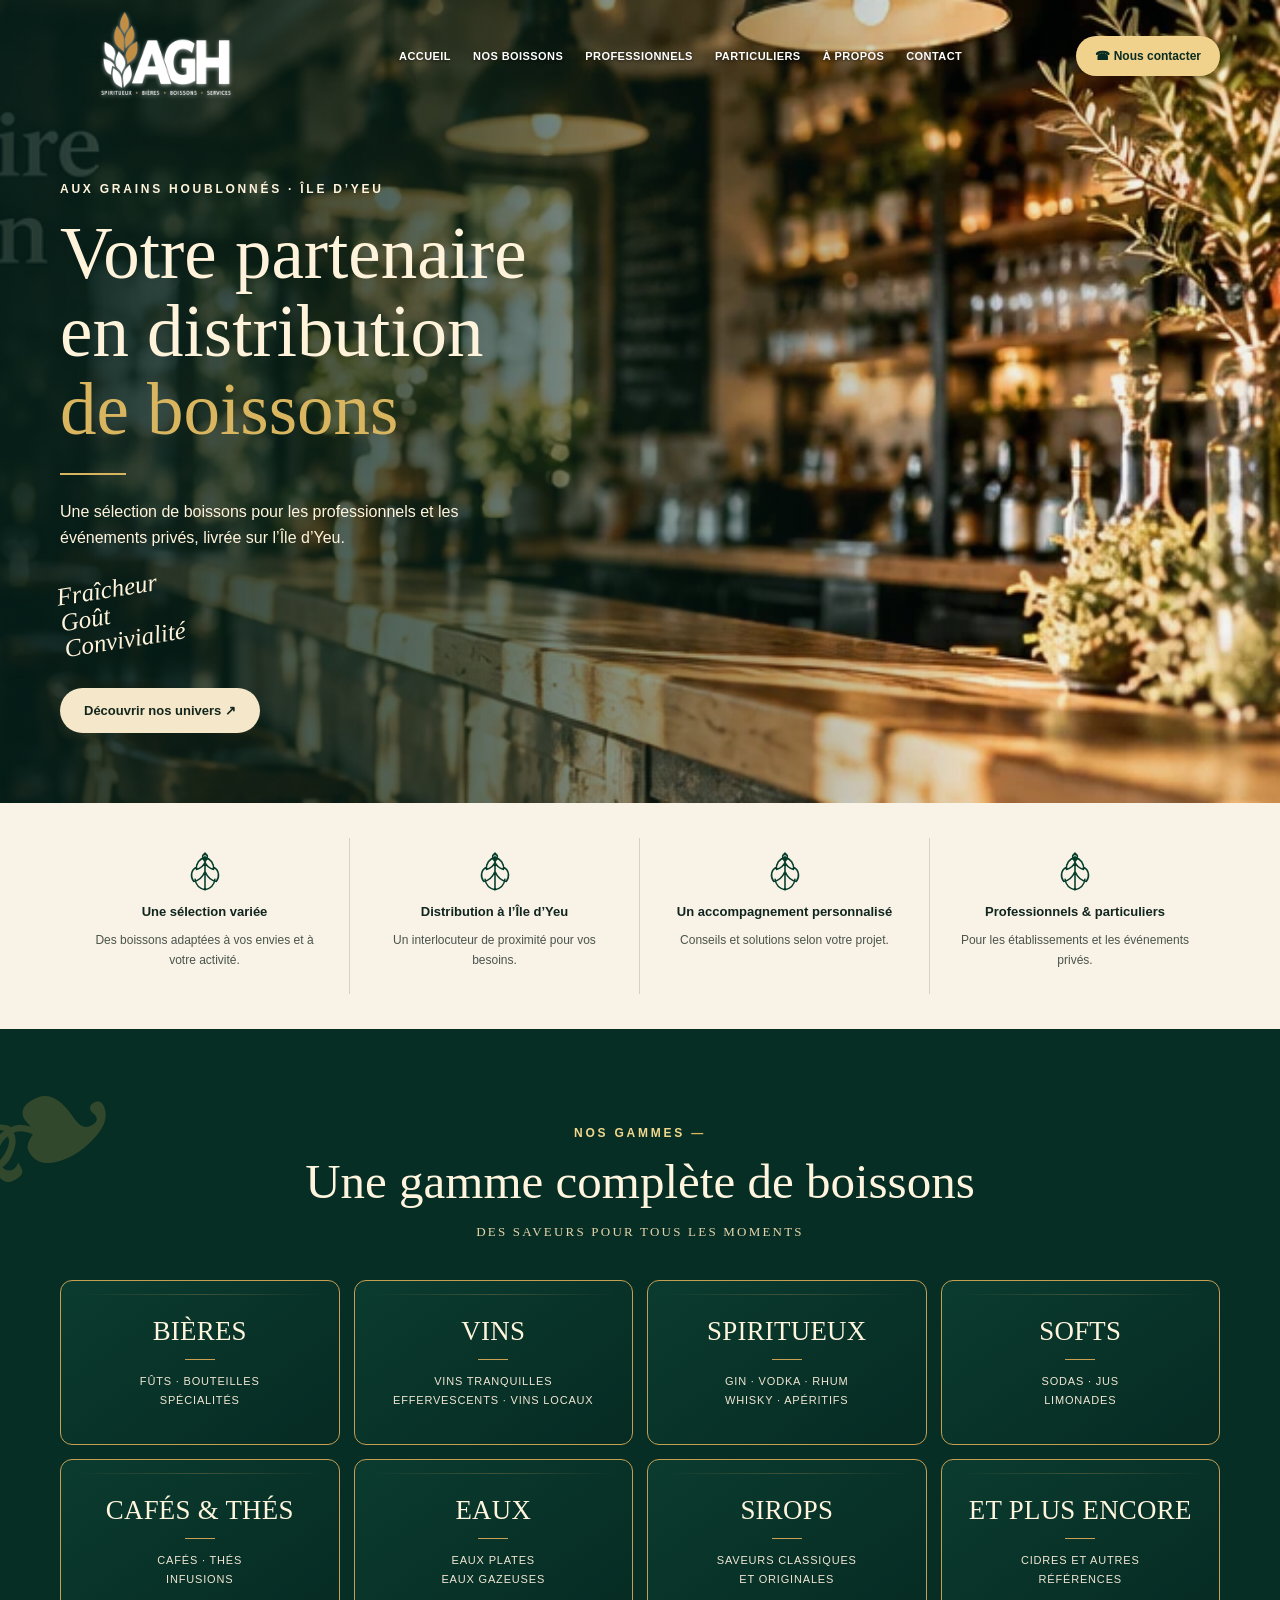
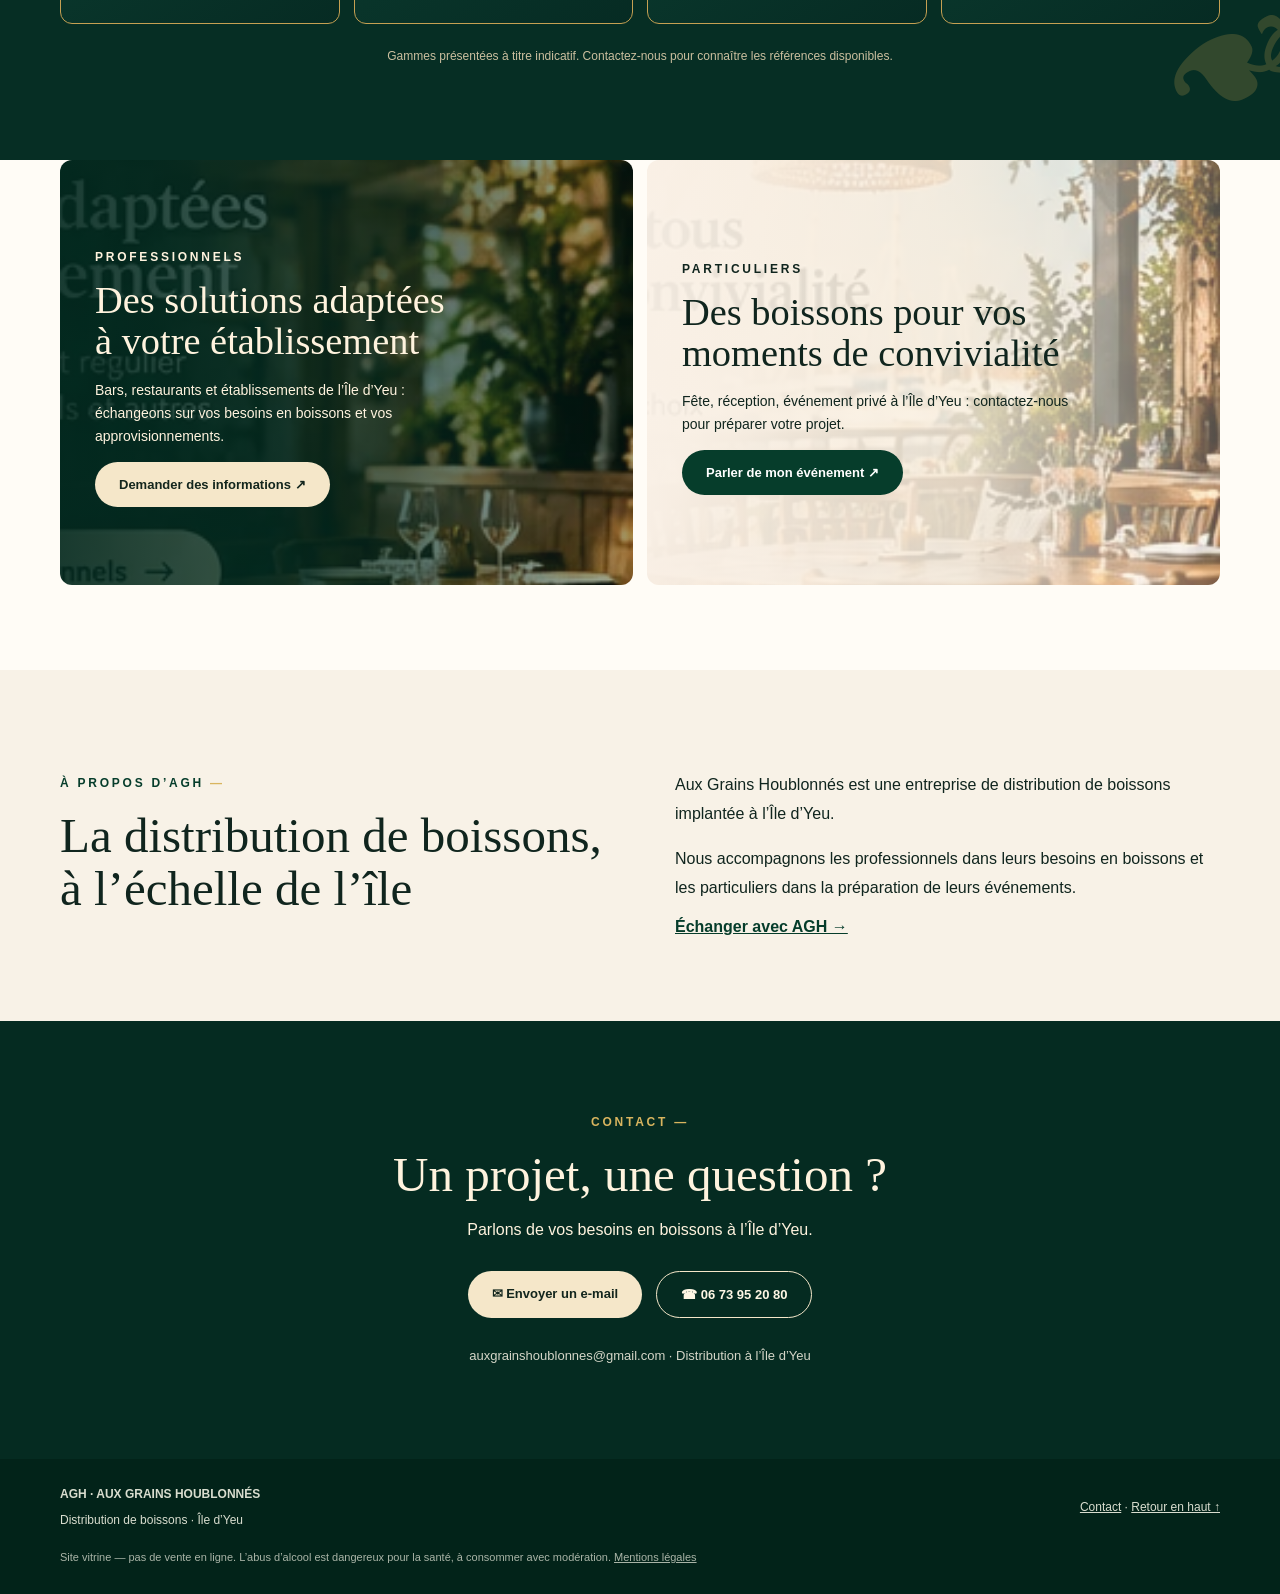
<file: index.html>
<!doctype html>
<html lang="fr">
<head>
<meta charset="utf-8"><meta name="viewport" content="width=device-width,initial-scale=1">
<meta name="description" content="Aux Grains Houblonnés (AGH), distribution de boissons à l’Île d’Yeu pour les professionnels et les événements privés. Contactez-nous pour un devis.">
<title>Aux Grains Houblonnés | Distribution de boissons à l’Île d’Yeu</title>
<link rel="stylesheet" href="styles.css">
</head>
<body>
<a class="skip" href="#contenu">Aller au contenu</a>
<header class="site-header" id="haut"><div class="wrap nav-row">
<a class="brand" href="#haut" aria-label="AGH - Accueil"><img src="assets/logo-agh-transparent.png" alt="AGH Aux Grains Houblonnés"></a>
<button class="menu-toggle" type="button" aria-label="Ouvrir le menu" aria-expanded="false" aria-controls="navigation">☰</button>
<nav id="navigation" aria-label="Navigation principale"><a href="#accueil">Accueil</a><a href="#boissons">Nos boissons</a><a href="#professionnels">Professionnels</a><a href="#particuliers">Particuliers</a><a href="#apropos">À propos</a><a href="#contact">Contact</a></nav>
<a class="nav-contact" href="tel:+33673952080">☎ Nous contacter</a>
</div></header>
<main id="contenu">
<section class="hero" id="accueil"><div class="wrap hero-inner"><p class="eyebrow">AUX GRAINS HOUBLONNÉS · ÎLE D’YEU</p><h1>Votre partenaire<br>en distribution<br><em>de boissons</em></h1><div class="gold-line"></div><p class="hero-desc">Une sélection de boissons pour les professionnels et les événements privés, livrée sur l’Île d’Yeu.</p><p class="signature">Fraîcheur<br>Goût<br>Convivialité</p><a class="button cream" href="#boissons">Découvrir nos univers ↗</a></div></section>
<section class="promises"><div class="wrap promise-grid"><div><img class="hop-icon" src="assets/houblon.svg" alt="" aria-hidden="true"><strong>Une sélection variée</strong><p>Des boissons adaptées à vos envies et à votre activité.</p></div><div><img class="hop-icon" src="assets/houblon.svg" alt="" aria-hidden="true"><strong>Distribution à l’Île d’Yeu</strong><p>Un interlocuteur de proximité pour vos besoins.</p></div><div><img class="hop-icon" src="assets/houblon.svg" alt="" aria-hidden="true"><strong>Un accompagnement personnalisé</strong><p>Conseils et solutions selon votre projet.</p></div><div><img class="hop-icon" src="assets/houblon.svg" alt="" aria-hidden="true"><strong>Professionnels & particuliers</strong><p>Pour les établissements et les événements privés.</p></div></div></section>
<section class="section drinks" id="boissons"><div class="wrap"><p class="section-kicker">NOS GAMMES <span>—</span></p><h2>Une gamme complète de boissons</h2><p class="section-subtitle">Des saveurs pour tous les moments</p><div class="drink-grid"><article><h3>Bières</h3><p>Fûts · Bouteilles<br>Spécialités</p></article><article><h3>Vins</h3><p>Vins tranquilles<br>Effervescents · Vins locaux</p></article><article><h3>Spiritueux</h3><p>Gin · Vodka · Rhum<br>Whisky · Apéritifs</p></article><article><h3>Softs</h3><p>Sodas · Jus<br>Limonades</p></article><article><h3>Cafés & thés</h3><p>Cafés · Thés<br>Infusions</p></article><article><h3>Eaux</h3><p>Eaux plates<br>Eaux gazeuses</p></article><article><h3>Sirops</h3><p>Saveurs classiques<br>et originales</p></article><article><h3>Et plus encore</h3><p>Cidres et autres<br>références</p></article></div><p class="disclaimer">Gammes présentées à titre indicatif. Contactez-nous pour connaître les références disponibles.</p></div></section>
<section class="audiences wrap"><article class="audience pro" id="professionnels"><div class="audience-content"><p class="eyebrow">PROFESSIONNELS</p><h2>Des solutions adaptées<br>à votre établissement</h2><p>Bars, restaurants et établissements de l’Île d’Yeu : échangeons sur vos besoins en boissons et vos approvisionnements.</p><a class="button cream" href="mailto:auxgrainshoublonnes@gmail.com?subject=Demande%20professionnelle%20AGH">Demander des informations ↗</a></div></article><article class="audience private" id="particuliers"><div class="audience-content"><p class="eyebrow">PARTICULIERS</p><h2>Des boissons pour vos<br>moments de convivialité</h2><p>Fête, réception, événement privé à l’Île d’Yeu : contactez-nous pour préparer votre projet.</p><a class="button green" href="mailto:auxgrainshoublonnes@gmail.com?subject=Evenement%20particulier%20AGH">Parler de mon événement ↗</a></div></article></section>
<section class="section about" id="apropos"><div class="wrap about-grid"><div><p class="section-kicker">À PROPOS D’AGH <span>—</span></p><h2>La distribution de boissons, à l’échelle de l’île</h2></div><div><p>Aux Grains Houblonnés est une entreprise de distribution de boissons implantée à l’Île d’Yeu.</p><p>Nous accompagnons les professionnels dans leurs besoins en boissons et les particuliers dans la préparation de leurs événements.</p><a class="text-link" href="#contact">Échanger avec AGH →</a></div></div></section>
<section class="contact" id="contact"><div class="wrap"><p class="section-kicker">CONTACT <span>—</span></p><h2>Un projet, une question ?</h2><p>Parlons de vos besoins en boissons à l’Île d’Yeu.</p><div class="contact-actions"><a class="button cream" href="mailto:auxgrainshoublonnes@gmail.com?subject=Contact%20depuis%20le%20site%20AGH">✉ Envoyer un e-mail</a><a class="button outline" href="tel:+33673952080">☎ 06 73 95 20 80</a></div><p class="contact-detail">auxgrainshoublonnes@gmail.com · Distribution à l’Île d’Yeu</p></div></section>
</main><footer><div class="wrap footer-inner"><div><strong>AGH · AUX GRAINS HOUBLONNÉS</strong><p>Distribution de boissons · Île d’Yeu</p></div><div><a href="mailto:auxgrainshoublonnes@gmail.com">Contact</a><span> · </span><a href="#haut">Retour en haut ↑</a></div></div><div class="wrap legal-note">Site vitrine — pas de vente en ligne. L’abus d’alcool est dangereux pour la santé, à consommer avec modération. <a href="mentions-legales.html">Mentions légales</a></div></footer>
<script src="script.js"></script>
</body></html>
</file>
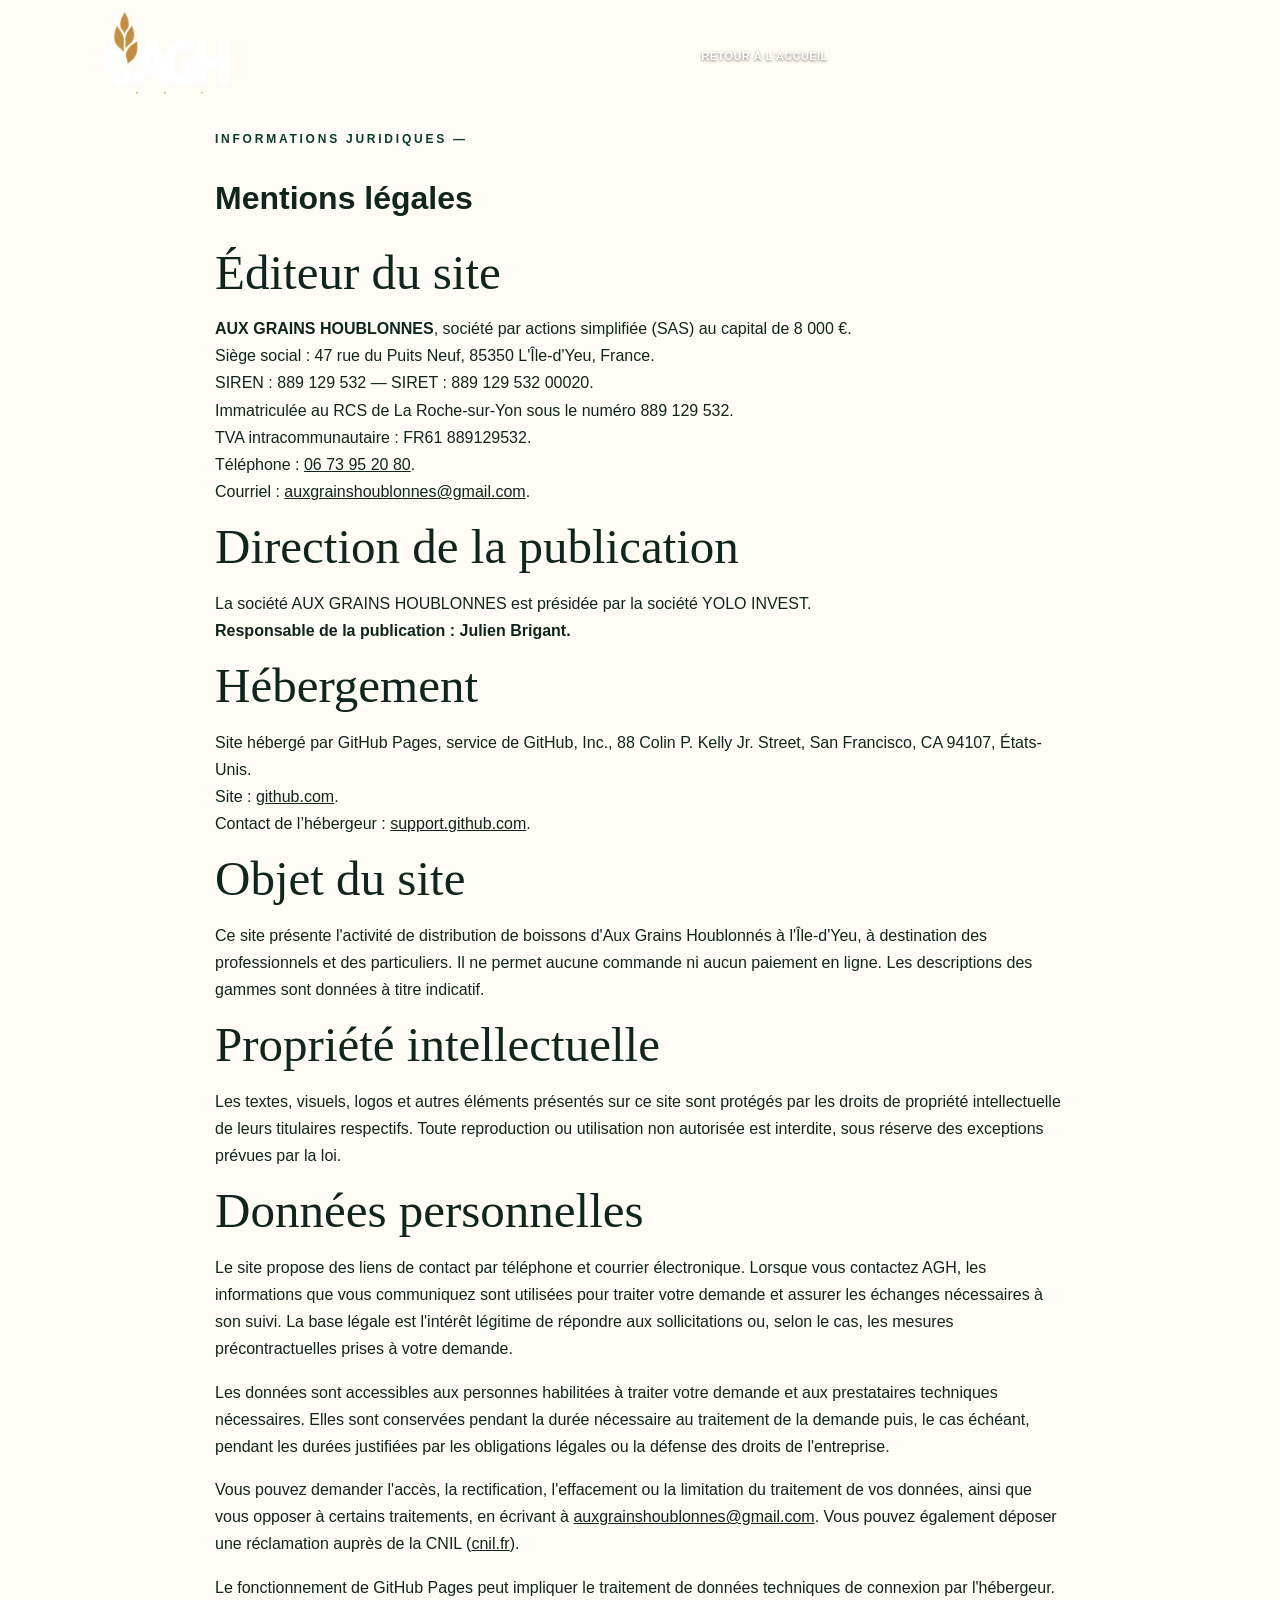
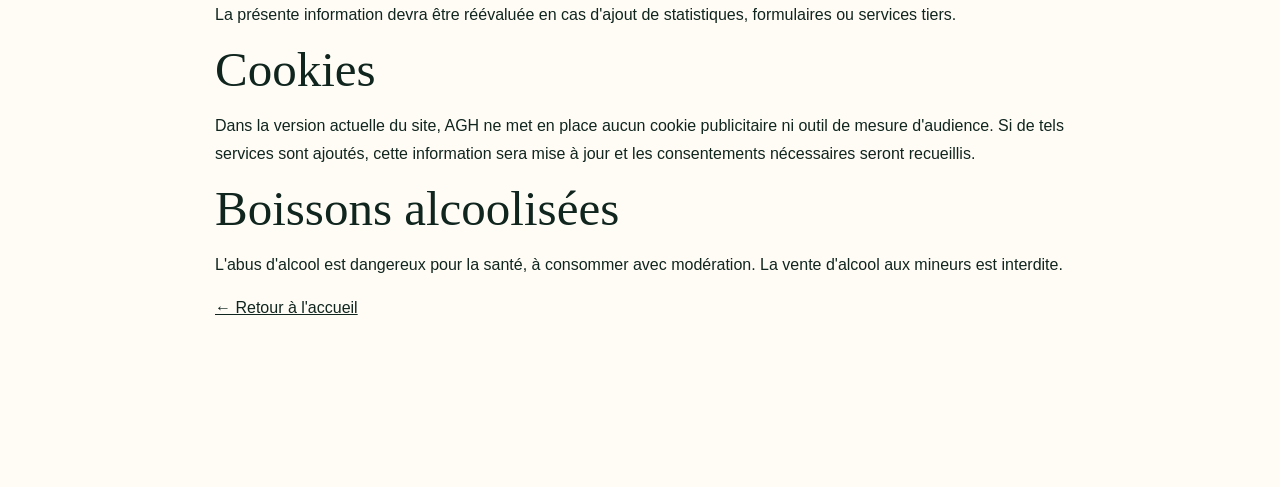
<file: mentions-legales.html>
<!doctype html>
<html lang="fr">
<head>
<meta charset="utf-8"><meta name="viewport" content="width=device-width,initial-scale=1">
<meta name="robots" content="index,follow">
<title>Mentions légales | Aux Grains Houblonnés</title>
<link rel="stylesheet" href="styles.css">
</head>
<body>
<header class="site-header"><div class="wrap nav-row"><a class="brand" href="index.html#haut" aria-label="AGH - Accueil"><img src="assets/logo-agh-transparent.png" alt="AGH Aux Grains Houblonnés"></a><nav aria-label="Navigation principale"><a href="index.html">Retour à l'accueil</a></nav></div></header>
<main id="contenu" class="section"><div class="wrap" style="max-width:850px;padding-top:2rem;padding-bottom:4rem;line-height:1.7">
<p class="section-kicker">INFORMATIONS JURIDIQUES —</p><h1>Mentions légales</h1>
<h2>Éditeur du site</h2>
<p><strong>AUX GRAINS HOUBLONNES</strong>, société par actions simplifiée (SAS) au capital de 8 000 €.<br>Siège social : 47 rue du Puits Neuf, 85350 L'Île-d'Yeu, France.<br>SIREN : 889 129 532 — SIRET : 889 129 532 00020.<br>Immatriculée au RCS de La Roche-sur-Yon sous le numéro 889 129 532.<br>TVA intracommunautaire : FR61 889129532.<br>Téléphone : <a href="tel:+33673952080">06 73 95 20 80</a>.<br>Courriel : <a href="mailto:auxgrainshoublonnes@gmail.com">auxgrainshoublonnes@gmail.com</a>.</p>
<h2>Direction de la publication</h2>
<p>La société AUX GRAINS HOUBLONNES est présidée par la société YOLO INVEST.<br><strong>Responsable de la publication : Julien Brigant.</strong></p>
<h2>Hébergement</h2>
<p>Site hébergé par GitHub Pages, service de GitHub, Inc., 88 Colin P. Kelly Jr. Street, San Francisco, CA 94107, États-Unis.<br>Site : <a href="https://github.com/">github.com</a>.<br>Contact de l’hébergeur : <a href="https://support.github.com/">support.github.com</a>.</p>
<h2>Objet du site</h2>
<p>Ce site présente l'activité de distribution de boissons d'Aux Grains Houblonnés à l'Île-d'Yeu, à destination des professionnels et des particuliers. Il ne permet aucune commande ni aucun paiement en ligne. Les descriptions des gammes sont données à titre indicatif.</p>
<h2>Propriété intellectuelle</h2>
<p>Les textes, visuels, logos et autres éléments présentés sur ce site sont protégés par les droits de propriété intellectuelle de leurs titulaires respectifs. Toute reproduction ou utilisation non autorisée est interdite, sous réserve des exceptions prévues par la loi.</p>
<h2>Données personnelles</h2>
<p>Le site propose des liens de contact par téléphone et courrier électronique. Lorsque vous contactez AGH, les informations que vous communiquez sont utilisées pour traiter votre demande et assurer les échanges nécessaires à son suivi. La base légale est l'intérêt légitime de répondre aux sollicitations ou, selon le cas, les mesures précontractuelles prises à votre demande.</p>
<p>Les données sont accessibles aux personnes habilitées à traiter votre demande et aux prestataires techniques nécessaires. Elles sont conservées pendant la durée nécessaire au traitement de la demande puis, le cas échéant, pendant les durées justifiées par les obligations légales ou la défense des droits de l'entreprise.</p>
<p>Vous pouvez demander l'accès, la rectification, l'effacement ou la limitation du traitement de vos données, ainsi que vous opposer à certains traitements, en écrivant à <a href="mailto:auxgrainshoublonnes@gmail.com">auxgrainshoublonnes@gmail.com</a>. Vous pouvez également déposer une réclamation auprès de la CNIL (<a href="https://www.cnil.fr/">cnil.fr</a>).</p>
<p>Le fonctionnement de GitHub Pages peut impliquer le traitement de données techniques de connexion par l'hébergeur. La présente information devra être réévaluée en cas d'ajout de statistiques, formulaires ou services tiers.</p>
<h2>Cookies</h2>
<p>Dans la version actuelle du site, AGH ne met en place aucun cookie publicitaire ni outil de mesure d'audience. Si de tels services sont ajoutés, cette information sera mise à jour et les consentements nécessaires seront recueillis.</p>
<h2>Boissons alcoolisées</h2>
<p>L'abus d'alcool est dangereux pour la santé, à consommer avec modération. La vente d'alcool aux mineurs est interdite.</p>
<p><a href="index.html">← Retour à l'accueil</a></p>
</div></main>
</body></html>
</file>
<file: styles.css>
:root{--green:#063d2b;--dark:#052b21;--gold:#d9b55f;--cream:#f8f2e7;--ink:#10251e;--muted:#5e665e}*{box-sizing:border-box}html{scroll-behavior:smooth}body{margin:0;color:var(--ink);background:#fffcf6;font-family:Arial,Helvetica,sans-serif}a{color:inherit}button,a{ -webkit-tap-highlight-color:transparent}.wrap{width:min(1160px,calc(100% - 44px));margin:auto}.skip{position:absolute;left:-999px}.skip:focus{left:12px;top:12px;background:white;z-index:10}.site-header{background:var(--cream);position:sticky;top:0;z-index:20;box-shadow:0 1px 8px #08281b14}.nav-row{display:flex;align-items:center;gap:24px;min-height:88px}.brand{display:flex;align-items:center;width:126px;flex-shrink:0}.brand img{width:110px;height:78px;object-fit:contain}.nav-row nav{display:flex;align-items:center;justify-content:center;gap:22px;flex:1}.nav-row nav a{text-decoration:none;text-transform:uppercase;font-size:11px;font-weight:700;letter-spacing:.04em}.nav-row nav a:hover,.text-link:hover{color:#a37b27}.nav-contact{background:var(--dark);color:white;padding:13px 19px;border-radius:40px;text-decoration:none;font-size:12px;white-space:nowrap}.menu-toggle{display:none}.hero{background:linear-gradient(90deg,#041e19ef 0%,#08251bd4 34%,#08271a32 75%),url('assets/bar-hero.webp') center/cover;min-height:580px;color:#fff3db;display:flex;align-items:center}.hero-inner{padding:70px 0}.eyebrow,.section-kicker{font-size:12px;font-weight:700;letter-spacing:.23em}.hero h1,h2{font-family:Georgia,'Times New Roman',serif;font-weight:500;line-height:1.07}.hero h1{font-size:clamp(45px,5.7vw,77px);margin:19px 0}.hero h1 em{font-style:normal;color:var(--gold)}.gold-line{height:2px;width:66px;background:var(--gold);margin:24px 0}.hero-desc{font-size:16px;line-height:1.6;max-width:430px}.signature{font-family:'Brush Script MT','Segoe Script',cursive;font-style:italic;font-size:25px;line-height:1.04;transform:rotate(-9deg);width:max-content;margin:25px 0 35px}.button{display:inline-block;padding:15px 24px;border-radius:30px;text-decoration:none;font-weight:700;font-size:13px;transition:transform .15s}.button:hover{transform:translateY(-2px)}.button.cream{background:#f5e7c9;color:#13261d}.button.green{background:var(--green);color:white}.button.outline{border:1px solid #f5e7c9;color:#fff7e5}.promises{background:var(--cream);padding:35px 0}.promise-grid{display:grid;grid-template-columns:repeat(4,1fr)}.promise-grid>div{padding:12px 23px;border-right:1px solid #d7d1c5}.promise-grid>div:last-child{border:0}.promise-grid span{font-size:29px;color:var(--green);display:block;margin-bottom:12px}.promise-grid strong{font-size:13px}.promise-grid p{font-size:12px;line-height:1.6;color:#4b544c}.section{padding:85px 0}.drinks{text-align:center;background:#fffcf6}.section-kicker{color:var(--green)}.section-kicker span{color:var(--gold)}h2{font-size:clamp(33px,4vw,49px);margin:16px 0}.section-subtitle{text-transform:uppercase;letter-spacing:.17em;font-family:Georgia,serif;font-size:13px}.drink-grid{display:grid;grid-template-columns:repeat(6,1fr);gap:13px;margin-top:46px}.drink-grid article{background:linear-gradient(135deg,#f7efde,#eee1ca);border:1px solid #eee3d0;border-radius:9px;padding:30px 12px;min-height:192px}.drink-grid article span{font-size:34px;color:var(--green)}.drink-grid h3{text-transform:uppercase;font-size:13px;margin:20px 0 8px}.drink-grid p{font-size:12px;line-height:1.5;margin:0}.disclaimer{font-size:12px;color:var(--muted);margin-top:25px}.audiences{display:grid;grid-template-columns:1fr 1fr;gap:14px;padding-bottom:85px}.audience{border-radius:12px;min-height:425px;display:flex;align-items:center;overflow:hidden}.audience-content{padding:35px;max-width:100%}.audience h2{font-size:clamp(29px,3vw,40px)}.audience p:not(.eyebrow){line-height:1.65;font-size:14px;max-width:390px}.pro{color:#fff3de;background:linear-gradient(90deg,#03291fe8,#042d22b0 58%,#052c1f5e),url('assets/bar-pro.webp') center/cover}.private{background:linear-gradient(90deg,#faf1e7f5,#f9efdfd9 56%,#faf0dc52),url('assets/bar-terrasse.webp') center/cover}.about{background:var(--cream)}.about-grid{display:grid;grid-template-columns:1fr 1fr;gap:70px;align-items:center}.about p{line-height:1.8}.text-link{color:var(--green);font-weight:bold}.contact{background:var(--dark);color:#fff3de;text-align:center;padding:80px 0}.contact .section-kicker{color:var(--gold)}.contact p{line-height:1.6}.contact-actions{display:flex;justify-content:center;gap:14px;flex-wrap:wrap;margin:28px 0}.contact-detail{font-size:13px;color:#d5d6c8}footer{background:#022319;color:#d9ddcf;padding:28px 0}.footer-inner{display:flex;justify-content:space-between;gap:20px;align-items:center;font-size:12px}.footer-inner p{margin-bottom:0}.legal-note{font-size:11px;opacity:.78;padding-top:22px;line-height:1.5}section[id],article[id]{scroll-margin-top:96px}@media(max-width:960px){.nav-row{flex-wrap:wrap;gap:8px;min-height:75px}.brand img{height:65px}.menu-toggle{display:block;margin-left:auto;background:none;border:1px solid #b4aa96;border-radius:6px;padding:8px 12px;font-size:20px}.nav-contact{display:none}.nav-row nav{display:none;flex-basis:100%;order:3;flex-direction:column;align-items:stretch;gap:0;padding:10px 0 20px}.nav-row nav.open{display:flex}.nav-row nav a{padding:12px;border-bottom:1px solid #e5dcca}.drink-grid{grid-template-columns:repeat(3,1fr)}.promise-grid{grid-template-columns:repeat(2,1fr);gap:20px}.promise-grid>div:nth-child(2){border:0}}@media(max-width:650px){.wrap{width:min(100% - 30px,1160px)}.hero{min-height:570px;background-position:60% center}.hero-inner{padding:55px 0}.hero h1{font-size:47px}.promise-grid{grid-template-columns:1fr 1fr;gap:0}.promise-grid>div{padding:15px 12px}.promise-grid strong{font-size:12px}.drink-grid{grid-template-columns:repeat(2,1fr);gap:10px}.section{padding:58px 0}.audiences{grid-template-columns:1fr;padding-bottom:58px}.audience{min-height:360px}.about-grid{grid-template-columns:1fr;gap:0}.footer-inner{align-items:flex-start;flex-direction:column}.contact{padding:58px 0}}

/* V2 : logo officiel fourni sans altération et gammes typographiques uniquement */
.brand{width:195px}
.brand img{width:190px;height:auto;max-height:92px;object-fit:contain}
.nav-row{min-height:106px}
.drink-grid article{position:relative;display:flex;flex-direction:column;justify-content:center;align-items:center;min-height:175px;padding:28px 14px;background:linear-gradient(155deg,#fffdf7,#f6eddc);border:1px solid #dec9a1;border-radius:10px;box-shadow:0 5px 20px #45310c0a}
.drink-grid article:before{content:"";position:absolute;left:16px;right:16px;top:13px;height:1px;background:linear-gradient(90deg,transparent,#d4b46d,transparent)}
.drink-grid article:after{content:"";display:block;width:34px;height:2px;background:#c9a154;margin-top:17px}
.drink-grid h3{font-family:Georgia,'Times New Roman',serif;text-transform:none;font-size:clamp(19px,1.9vw,25px);font-weight:500;color:#063d2b;margin:0 0 10px}
.drink-grid p{font-size:12px;line-height:1.5;color:#5e665e}
@media(max-width:960px){.brand{width:158px}.brand img{width:155px;height:auto;max-height:78px}.nav-row{min-height:85px}}
@media(max-width:650px){.drink-grid article{min-height:148px;padding:22px 8px}.drink-grid h3{font-size:20px}}

/* V3 — adaptation de la maquette validée : logo original détouré, en-tête fondu dans le visuel et gammes purement typographiques. */
.site-header{background:transparent;position:absolute;top:0;left:0;right:0;box-shadow:none;color:#fff;z-index:20}
.nav-row{min-height:112px}
.brand{width:225px}
.brand img{width:215px;max-height:106px;height:auto;filter:drop-shadow(0 1px 2px #fff8)}
.nav-row nav a{color:#fff;text-shadow:0 1px 3px #0008}
.nav-row nav a:hover{color:#f0ca77}
.nav-contact{background:#f1d28d;color:#092c22;font-weight:700}
.hero{min-height:680px;background:linear-gradient(90deg,#041e19dd 0%,#08251ba8 37%,#08271a0d 78%),url('assets/bar-hero.webp') center/cover}
.hero-inner{padding-top:170px;padding-bottom:70px}
.drinks{background:#062e24;color:#fff5de;position:relative;overflow:hidden}
.drinks:before,.drinks:after{content:'❧';position:absolute;color:#b8974940;font-size:190px;line-height:1;pointer-events:none}
.drinks:before{left:-35px;top:8px;transform:rotate(-25deg)}
.drinks:after{right:-35px;bottom:0;transform:rotate(155deg)}
.drinks .section-kicker{color:#f3d78d}
.drinks .section-subtitle{color:#e6d5ac}
.drink-grid{grid-template-columns:repeat(4,minmax(0,1fr));gap:14px;margin-top:40px}
.drink-grid article{background:linear-gradient(145deg,#0b3b2f,#062b23);border:1px solid #c5a052;border-radius:12px;min-height:165px;padding:27px 12px;box-shadow:none}
.drink-grid article:before{background:linear-gradient(90deg,transparent,#a88d5055,transparent)}
.drink-grid h3{color:#fff5dd;text-transform:uppercase;font-size:clamp(20px,2.1vw,27px);letter-spacing:.01em;margin:0 0 12px}
.drink-grid article:after{order:1;margin:0 0 12px;width:30px;height:1px}
.drink-grid p{order:2;color:#f1e7d4;font-size:11px;text-transform:uppercase;letter-spacing:.075em;line-height:1.65}
.drinks .disclaimer{color:#cbbf9f}
@media(max-width:960px){.site-header{position:absolute}.nav-row{min-height:86px}.brand{width:180px}.brand img{width:174px;max-height:78px}.menu-toggle{color:#fff;border-color:#f2d8a9;background:#062c24a6}.nav-row nav{background:#062d25ee;border-radius:8px;padding:8px}.nav-row nav a{color:#fff}.hero-inner{padding-top:145px}.drink-grid{grid-template-columns:repeat(2,minmax(0,1fr))}}
@media(max-width:650px){.hero{min-height:630px}.hero-inner{padding-top:145px}.brand{width:154px}.brand img{width:150px}.drink-grid article{min-height:146px}.drink-grid h3{font-size:20px}.drink-grid p{font-size:10px}}

/* V5 : centrage exclusif des quatre blocs de services et pictogramme houblon */
.promise-grid>div{text-align:center;display:flex;flex-direction:column;align-items:center;}
.promise-grid .hop-icon{display:block;width:34px;height:42px;object-fit:contain;margin:0 auto 12px;}
.promise-grid strong,.promise-grid p{text-align:center;}
</file>
